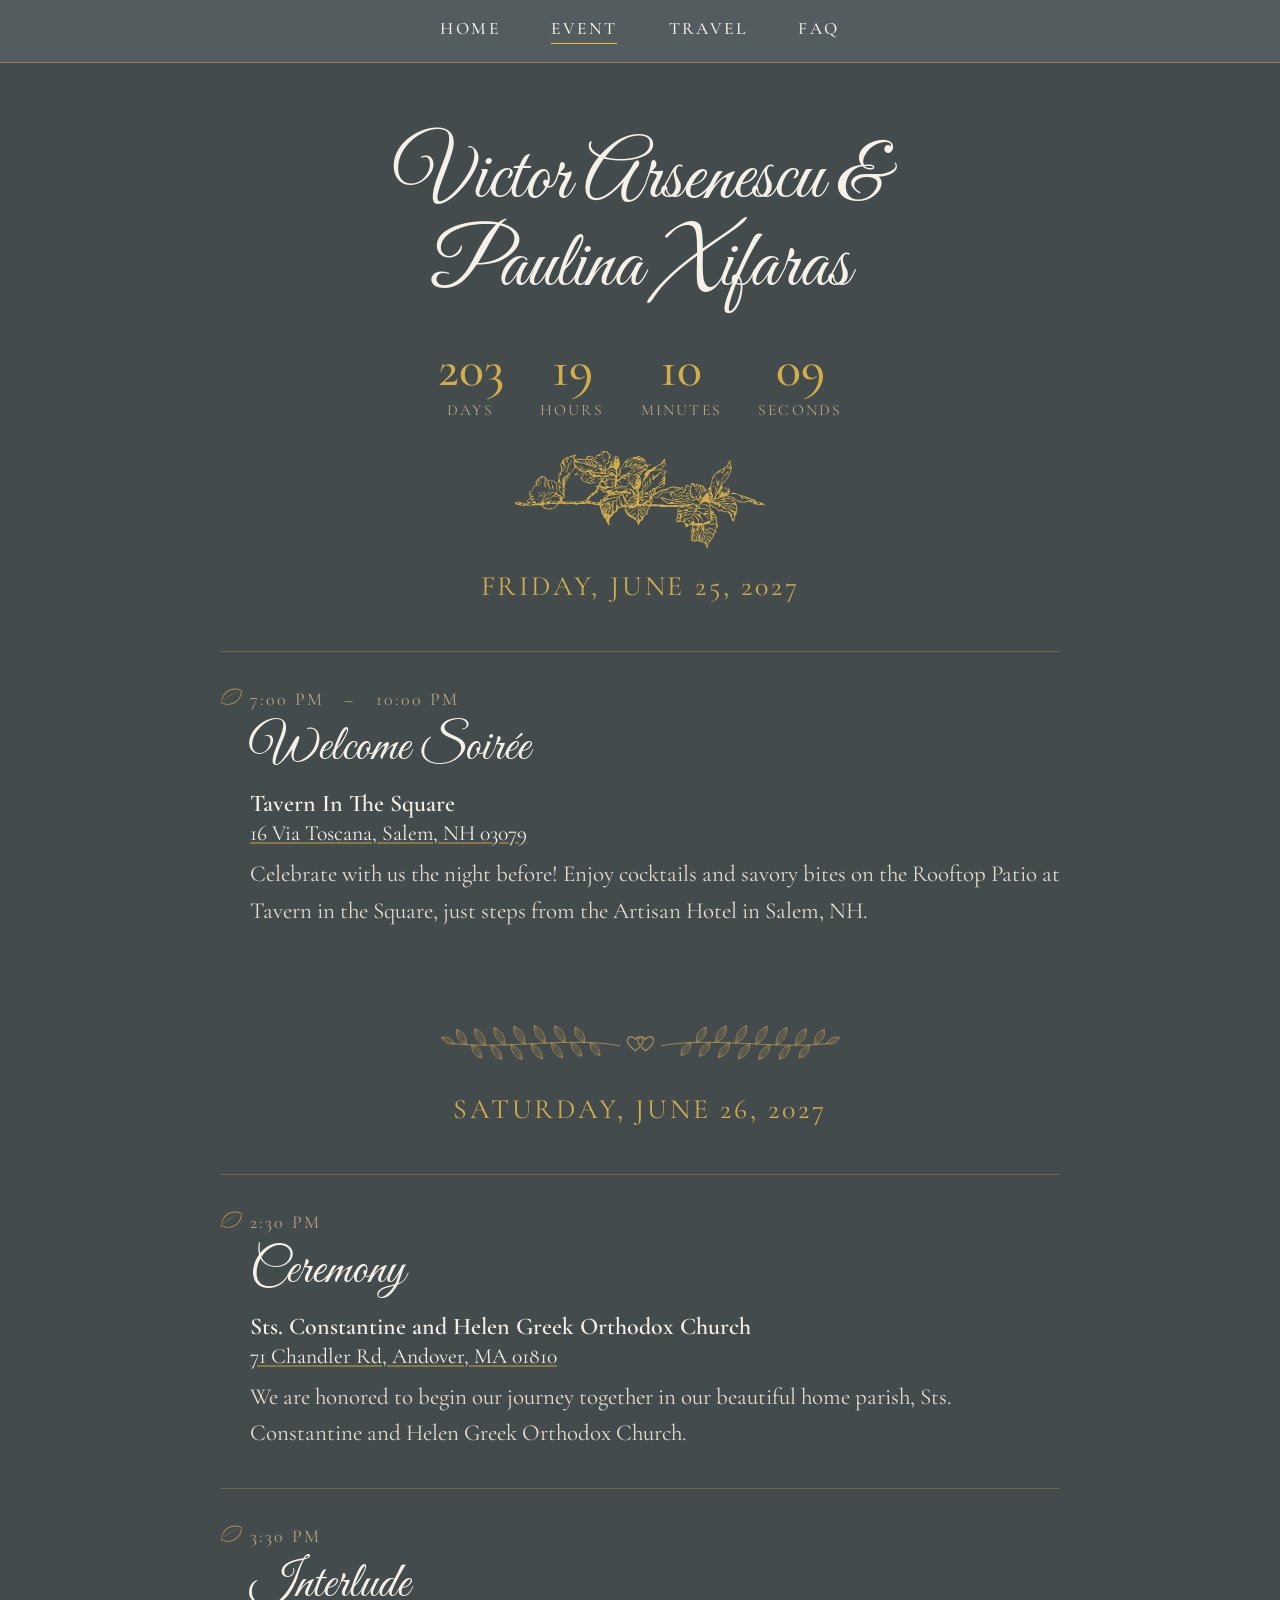
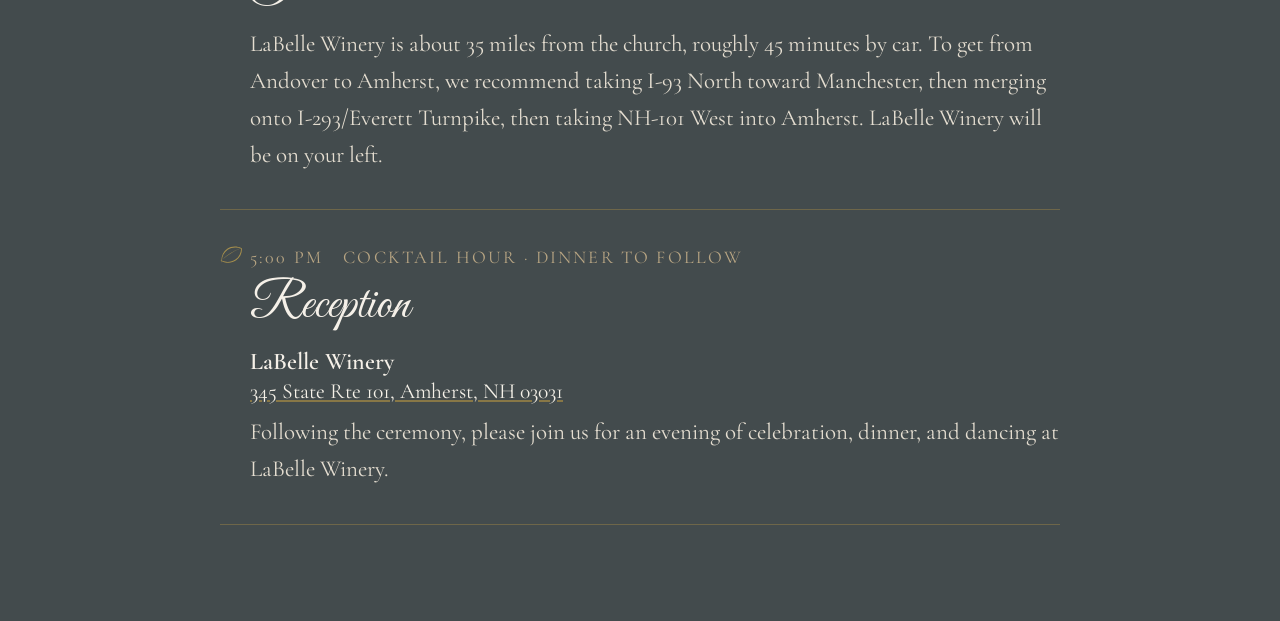
<file: event.html>
<!DOCTYPE html>
<html lang="en">
<head>
  <meta charset="UTF-8" />
  <meta name="viewport" content="width=device-width, initial-scale=1.0" />
  <title>Event Schedule&emsp;V & P</title>
  <link rel="preconnect" href="https://fonts.googleapis.com" />
  <link rel="preconnect" href="https://fonts.gstatic.com" crossorigin />
  <link href="https://fonts.googleapis.com/css2?family=Great+Vibes&family=Cormorant+Garamond:ital,wght@0,300;0,500;0,600;1,300&display=swap" rel="stylesheet" />
  <link rel="stylesheet" href="assets/style.css" />
</head>
<body class="page">
  <nav class="site-nav">
    <a href="index.html">Home</a>
    <a href="event.html" class="active">Event</a>
    <a href="travel.html">Travel</a>
    <a href="faq.html">FAQ</a>
  </nav>

  <main class="page-content">
    <header class="page-header">
      <p class="script">Victor Arsenescu &amp;<br>Paulina Xifaras</p>
    </header>

    <section id="countdown" class="countdown" aria-label="Countdown to the wedding">
      <div class="unit"><div class="num" id="cd-days">–</div><div class="label">Days</div></div>
      <div class="unit"><div class="num" id="cd-hours">–</div><div class="label">Hours</div></div>
      <div class="unit"><div class="num" id="cd-minutes">–</div><div class="label">Minutes</div></div>
      <div class="unit"><div class="num" id="cd-seconds">–</div><div class="label">Seconds</div></div>
    </section>

    <div class="leaf-divider" style="margin-bottom: 20px;"></div>
    <p class="schedule-date">Friday, June 25, 2027</p>

    <div class="event">
      <div class="leaf-corner"></div>
      <div class="event-time">7:00 PM&emsp;&ndash;&emsp;10:00 PM</div>
      <div class="event-title">Welcome Soirée</div>
      <div class="event-venue">Tavern In The Square&nbsp;</div>
      <div class="event-address">
        <a href="https://www.google.com/maps/search/?api=1&query=Tavern+In+The+Square,+16+Via+Toscana,+Salem,+NH+03079" target="_blank" rel="noopener">
          16 Via Toscana, Salem, NH 03079
        </a>
      </div>
      <p class="event-desc">
        Celebrate with us the night before! Enjoy cocktails and savory bites on the Rooftop Patio at Tavern in the Square, just steps from the Artisan Hotel in Salem, NH.
      </p>
    </div>

    <div class="hearts-divider"></div>
    <p class="schedule-date">Saturday, June 26, 2027</p>

    <div class="event">
      <div class="leaf-corner"></div>
      <div class="event-time">2:30 PM</div>
      <div class="event-title">Ceremony</div>
      <div class="event-venue">Sts. Constantine and Helen Greek Orthodox Church</div>
      <div class="event-address">
        <a href="https://www.google.com/maps/search/?api=1&query=Sts.+Constantine+and+Helen+Greek+Orthodox+Church,+71+Chandler+Rd,+Andover,+MA+01810" target="_blank" rel="noopener">
          71 Chandler Rd, Andover, MA 01810
        </a>
      </div>
      <p class="event-desc">
        We are honored to begin our journey together in our beautiful home parish, Sts. Constantine and Helen Greek Orthodox Church.
      </p>
    </div>

    <div class="event">
      <div class="leaf-corner"></div>
      <div class="event-time">3:30 PM</div>
      <div class="event-title">Interlude</div>
      <p class="event-desc">
        LaBelle Winery is about 35 miles from the church, roughly 45 minutes by car. To get from Andover to Amherst, we recommend taking I-93 North toward Manchester, then merging onto I-293/Everett Turnpike, then taking NH-101 West into Amherst. LaBelle Winery will be on your left.
      </p>
    </div>

    <div class="event">
      <div class="leaf-corner"></div>
      <div class="event-time">5:00 PM&emsp;Cocktail Hour · Dinner to Follow</div>
      <div class="event-title">Reception</div>
      <div class="event-venue">LaBelle Winery</div>
      <div class="event-address">
        <a href="https://www.google.com/maps/search/?api=1&query=LaBelle+Winery,+345+State+Rte+101,+Amherst,+NH+03031" target="_blank" rel="noopener">
          345 State Rte 101, Amherst, NH 03031
        </a>
      </div>
      <p class="event-desc">
        Following the ceremony, please join us for an evening of celebration, dinner, and dancing at LaBelle Winery.
      </p>
    </div>

  </main>

  <script>
    (function () {
      // Wedding start (Ceremony, 2:30 PM ET) on June 26, 2027.
      var target = new Date('2027-06-26T14:30:00-04:00').getTime();

      var els = {
        days: document.getElementById('cd-days'),
        hours: document.getElementById('cd-hours'),
        minutes: document.getElementById('cd-minutes'),
        seconds: document.getElementById('cd-seconds')
      };

      function pad(n) {
        return String(n).padStart(2, '0');
      }

      function tick() {
        var diff = target - Date.now();
        if (diff <= 0) {
          els.days.textContent = '0';
          els.hours.textContent = '00';
          els.minutes.textContent = '00';
          els.seconds.textContent = '00';
          return;
        }
        var totalSeconds = Math.floor(diff / 1000);
        var days = Math.floor(totalSeconds / 86400);
        var hours = Math.floor((totalSeconds % 86400) / 3600);
        var minutes = Math.floor((totalSeconds % 3600) / 60);
        var seconds = totalSeconds % 60;

        els.days.textContent = days;
        els.hours.textContent = pad(hours);
        els.minutes.textContent = pad(minutes);
        els.seconds.textContent = pad(seconds);
      }

      tick();
      setInterval(tick, 1000);
    })();
  </script>
</body>
</html>
</file>
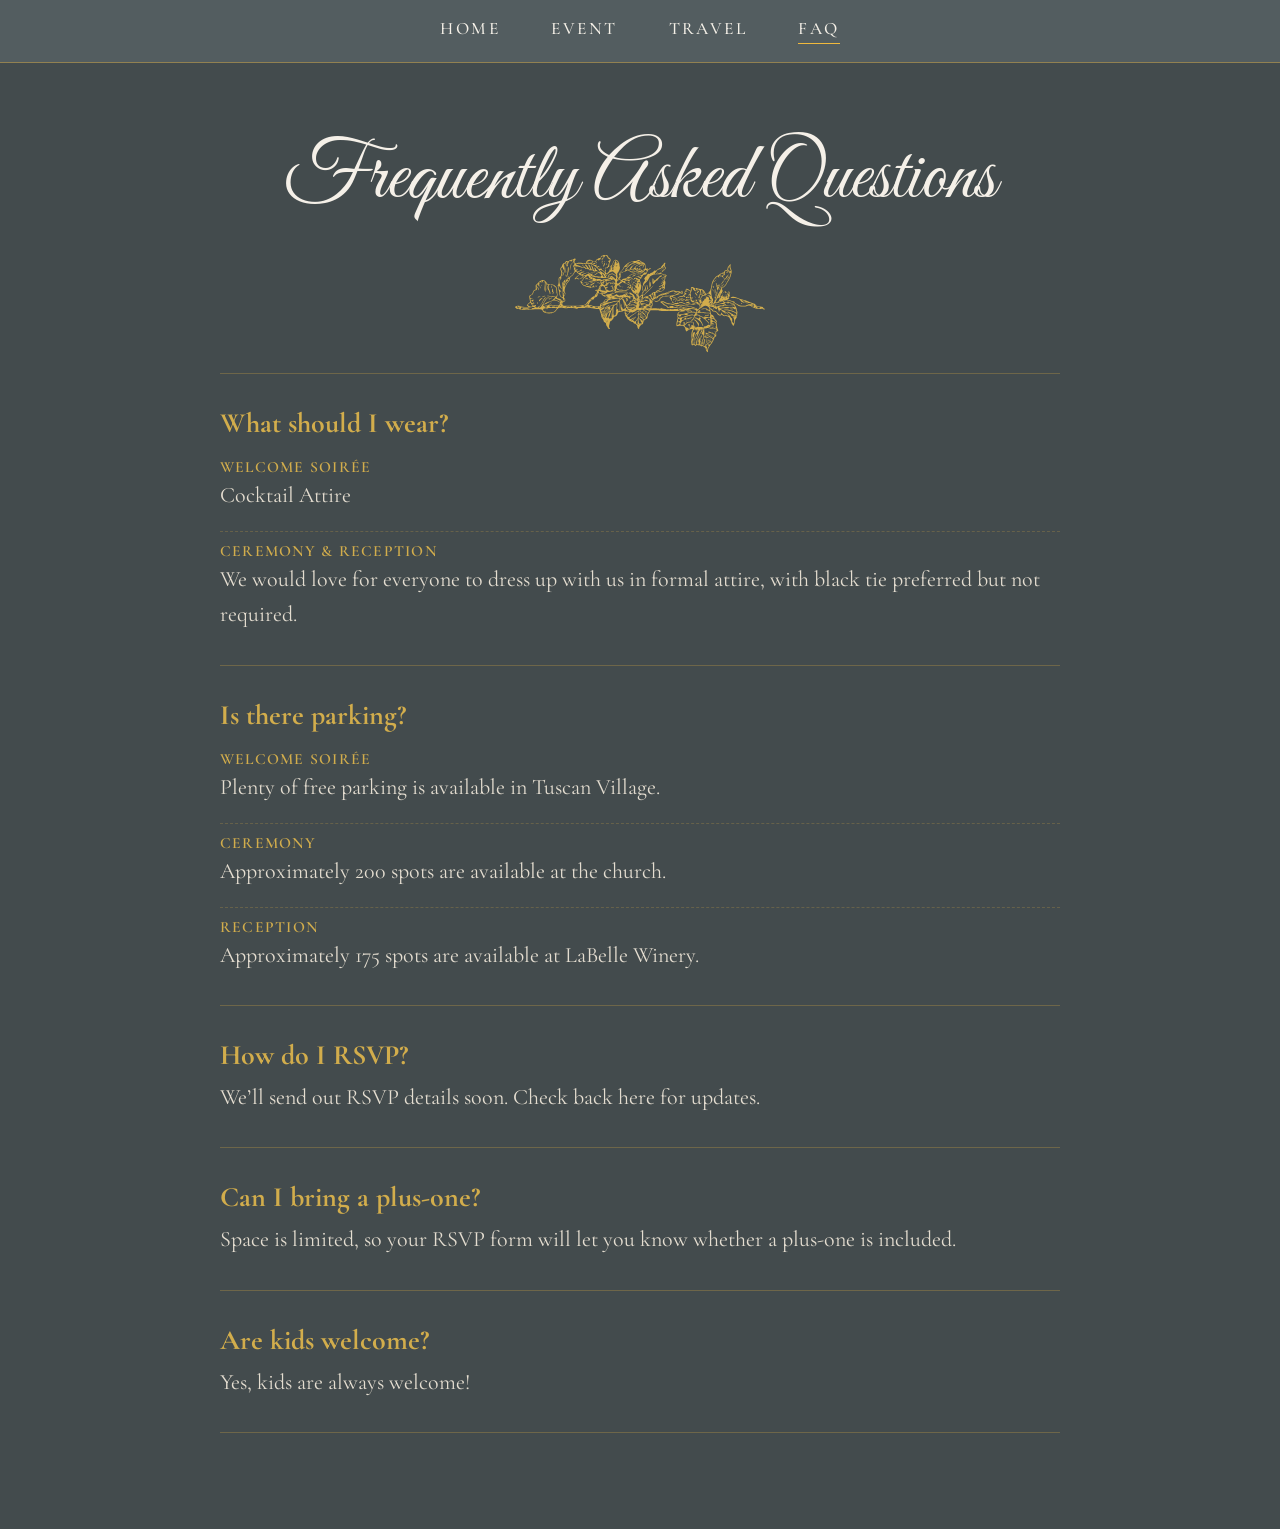
<file: faq.html>
<!DOCTYPE html>
<html lang="en">
<head>
  <meta charset="UTF-8" />
  <meta name="viewport" content="width=device-width, initial-scale=1.0" />
  <title>FAQ&emsp;V & P</title>
  <link rel="preconnect" href="https://fonts.googleapis.com" />
  <link rel="preconnect" href="https://fonts.gstatic.com" crossorigin />
  <link href="https://fonts.googleapis.com/css2?family=Great+Vibes&family=Cormorant+Garamond:ital,wght@0,300;0,500;0,600;1,300&display=swap" rel="stylesheet" />
  <link rel="stylesheet" href="assets/style.css" />
</head>
<body class="page">
  <nav class="site-nav">
    <a href="index.html">Home</a>
    <a href="event.html">Event</a>
    <a href="travel.html">Travel</a>
    <a href="faq.html" class="active">FAQ</a>
  </nav>

  <main class="page-content">
    <header class="page-header">
      <p class="script">Frequently Asked Questions</p>
    </header>

    <div class="leaf-divider" style="margin-bottom: 20px;"></div>

    <div class="faq-item">
      <div class="faq-question">What should I wear?</div>
      <span class="faq-sublabel">Welcome Soirée</span>
      <p class="faq-answer">
        Cocktail Attire
      </p>
      <span class="faq-sublabel">Ceremony &amp; Reception</span>
      <p class="faq-answer">
        We would love for everyone to dress up with us in formal attire, with black tie preferred but not required.
      </p>
    </div>

    <div class="faq-item">
      <div class="faq-question">Is there parking?</div>
      <span class="faq-sublabel">Welcome Soirée</span>
      <p class="faq-answer">
        Plenty of free parking is available in Tuscan Village.
      </p>
      <span class="faq-sublabel">Ceremony</span>
      <p class="faq-answer">
        Approximately 200 spots are available at the church.
      </p>
      <span class="faq-sublabel">Reception</span>
      <p class="faq-answer">
        Approximately 175 spots are available at LaBelle Winery.
      </p>
    </div>

    <div class="faq-item">
      <div class="faq-question">How do I RSVP?</div>
      <p class="faq-answer">
        We&rsquo;ll send out RSVP details soon. Check back here for updates.
      </p>
    </div>

    <div class="faq-item">
      <div class="faq-question">Can I bring a plus-one?</div>
      <p class="faq-answer">
        Space is limited, so your RSVP form will let you know whether a plus-one is included.
      </p>
    </div>

    <div class="faq-item">
      <div class="faq-question">Are kids welcome?</div>
      <p class="faq-answer">
        Yes, kids are always welcome!
      </p>
    </div>

  </main>
</body>
</html>
</file>
<file: assets/style.css>
/* Shared styles for V & P wedding site */

*, *::before, *::after {
  margin: 0;
  padding: 0;
  box-sizing: border-box;
}

html, body {
  min-height: 100%;
  width: 100%;
}

/* Scoped to content pages (body.page) only, not the index.html hero,
   which also links this stylesheet but tunes its own clamp()/rem sizing
   against the browser default (16px) root. */
:root:has(body.page) {
  font-size: 20px; /* larger base so all rem-sized text on these pages reads easily */
}

body {
  font-family: 'Cormorant Garamond', serif;
  background: #434B4D;
  color: #f5f0e8;
}

/* Gold beech-branch divider, used above section headings.
   Real CC0 SVG (freesvg.org), not hand-drawn. */
.leaf-divider {
  width: 252px;
  height: 98px;
  margin: 0 auto;
  background-image: url("divider-leaf.svg");
  background-repeat: no-repeat;
  background-position: center;
  background-size: contain;
}

/* Gold interlocking-hearts divider, used above sections on the Travel page. */
.hearts-divider {
  width: min(468px, 90%);
  height: 70px;
  margin: clamp(28px, 5vw, 44px) auto clamp(7px, 1.5vw, 12px);
  background-image: url("gold-interlocking-hearts.svg");
  background-repeat: no-repeat;
  background-position: center;
  background-size: contain;
  opacity: 0.9;
}

/* Small quiet leaf sprig, used as a corner accent on cards.
   Real CC0 SVG (openclipart.org, via freesvg.org), not hand-drawn. */
.leaf-corner {
  position: absolute;
  top: 10px;
  left: 10px;
  width: 23px;
  height: 23px;
  opacity: 0.7;
  pointer-events: none;
  background-image: url("corner-leaf.svg");
  background-repeat: no-repeat;
  background-size: contain;
}

body.page {
  min-height: 100vh;
  display: flex;
  flex-direction: column;
}

a {
  color: inherit;
}

/* ---------- Nav ---------- */

.site-nav {
  position: sticky;
  top: 0;
  z-index: 20;
  display: flex;
  justify-content: center;
  gap: clamp(1.4rem, 4vw, 3rem);
  padding: 18px 20px;
  background: rgba(85, 95, 98, 0.92);
  backdrop-filter: blur(6px);
  border-bottom: 1px solid rgba(240, 185, 61, 0.4);
}

.site-nav a {
  text-decoration: none;
  font-family: 'Cormorant Garamond', serif;
  font-weight: 500;
  font-size: clamp(0.81rem, 1.36vw, 0.98rem);
  letter-spacing: 0.14em;
  text-transform: uppercase;
  color: #F5F1E8;
  padding-bottom: 4px;
  border-bottom: 1px solid transparent;
  transition: color 0.25s ease, border-color 0.25s ease;
}

.site-nav a:hover {
  color: #F5F1E8;
}

.site-nav a.active {
  color: #F5F1E8;
  border-bottom-color: #f0b93d;
}

/* ---------- Page shell ---------- */

.page-content {
  flex: 1;
  width: 100%;
  max-width: 880px;
  margin: 0 auto;
  padding: clamp(32px, 6vw, 72px) 20px 96px;
}

.page-header {
  text-align: center;
  margin-bottom: clamp(18px, 3vw, 32px);
}

.page-header .script {
  font-family: 'Great Vibes', cursive;
  font-size: clamp(2.6rem, 7vw, 4rem);
  color: #f5f0e8;
  line-height: 1.1;
}

.page-header .subtitle {
  margin-top: 10px;
  font-size: clamp(1rem, 2vw, 1.2rem);
  letter-spacing: 0.08em;
  text-transform: uppercase;
  color: #d8c9ab;
}

/* ---------- Countdown ---------- */

.countdown {
  display: flex;
  justify-content: center;
  gap: clamp(14px, 4vw, 36px);
  margin: 0 auto clamp(18px, 3vw, 32px);
  flex-wrap: wrap;
}

.countdown .unit {
  text-align: center;
  min-width: 64px;
}

.countdown .num {
  font-size: clamp(1.8rem, 5vw, 2.6rem);
  font-weight: 500;
  color: #D2AD4C;
  line-height: 1;
}

.countdown .label {
  margin-top: 6px;
  font-size: 0.78rem;
  letter-spacing: 0.14em;
  text-transform: uppercase;
  color: #b8a583;
}

/* ---------- Schedule / Event list ---------- */

.schedule-date {
  text-align: center;
  font-size: clamp(1.1rem, 2.4vw, 1.4rem);
  letter-spacing: 0.1em;
  text-transform: uppercase;
  color: #D2AD4C;
  margin-bottom: clamp(28px, 5vw, 48px);
}

.event {
  position: relative;
  border-top: 1px solid rgba(240, 185, 61, 0.25);
  padding: clamp(24px, 4vw, 36px) 0;
  padding-left: 30px;
}

.event .leaf-corner {
  top: clamp(24px, 4vw, 36px);
  left: 0;
}

.event:last-child {
  border-bottom: 1px solid rgba(240, 185, 61, 0.25);
}

.event-time {
  font-size: 0.9rem;
  letter-spacing: 0.12em;
  text-transform: uppercase;
  color: #b8a583;
  margin-bottom: 6px;
}

.event-title {
  font-family: 'Great Vibes', cursive;
  font-size: clamp(1.9rem, 4.2vw, 2.5rem);
  color: #f5f0e8;
  margin-bottom: 10px;
}

.event-venue {
  font-weight: 600;
  font-size: 1.2rem;
  margin-bottom: 2px;
}

.event-address {
  color: #e4ddd0;
  font-size: 1.08rem;
  margin-bottom: 10px;
}

.event-address a {
  color: #F5F1E8;
  text-decoration: underline;
  text-decoration-color: rgba(240, 185, 61, 0.4);
}

.event-desc {
  font-size: 1.15rem;
  color: #e4ddd0;
  line-height: 1.6;
}

/* ---------- Travel page ---------- */

.section-heading {
  font-family: 'Great Vibes', cursive;
  font-size: clamp(2rem, 4.5vw, 2.6rem);
  color: #f5f0e8;
  text-align: center;
  margin: clamp(44px, 7vw, 72px) 0 clamp(20px, 4vw, 32px);
}

.section-heading:first-of-type {
  margin-top: 0;
}

.intro-text {
  text-align: center;
  color: #e4ddd0;
  font-size: 1.15rem;
  line-height: 1.6;
  max-width: 640px;
  margin: 0 auto 8px;
}

.airport-list {
  list-style: none;
  max-width: 520px;
  margin: 32px auto 0;
  text-align: center;
}

.airport-list li {
  padding: 18px 0;
  border-top: 1px solid rgba(240, 185, 61, 0.2);
  font-size: 1.15rem;
}

.airport-list li:last-child {
  border-bottom: 1px solid rgba(240, 185, 61, 0.2);
}

.airport-list .airport-name {
  font-weight: 600;
  color: #f5f0e8;
}

.airport-list .airport-loc {
  color: #e4ddd0;
  font-size: 1.15rem;
  margin-top: 2px;
}

.hotel-group-label {
  text-align: center;
  font-size: 0.9rem;
  letter-spacing: 0.14em;
  text-transform: uppercase;
  color: #b8a583;
  margin: 48px 0 24px;
}

.hotel-group-label:first-of-type {
  margin-top: 40px;
}

.hotel-grid {
  display: grid;
  grid-template-columns: repeat(auto-fit, minmax(260px, 1fr));
  gap: 24px;
  margin-bottom: 12px;
}

.hotel-card {
  position: relative;
  background: rgba(240, 185, 61, 0.06);
  border: 1px solid rgba(240, 185, 61, 0.22);
  border-radius: 4px;
  padding: 26px 28px;
  display: flex;
  flex-direction: column;
}

.hotel-name {
  font-weight: 600;
  font-size: 1.25rem;
  color: #f5f0e8;
  margin-bottom: 4px;
}

.hotel-address {
  margin-bottom: 10px;
}

.hotel-address a {
  color: #F5F1E8;
  font-size: 1.15rem;
  text-decoration: underline;
  text-decoration-color: rgba(240, 185, 61, 0.35);
  transition: color 0.2s ease;
}

.hotel-address a:hover {
  color: #F5F1E8;
}

.hotel-distance {
  font-size: 1.15rem;
  color: #e4ddd0;
  line-height: 1.5;
  margin-bottom: 14px;
  flex: 1;
}

.hotel-link {
  align-self: flex-start;
  font-size: 0.9rem;
  letter-spacing: 0.1em;
  text-transform: uppercase;
  color: #F5F1E8;
  text-decoration: none;
  border-bottom: 1px solid rgba(240, 185, 61, 0.5);
  padding-bottom: 2px;
}

.hotel-link:hover {
  color: #F5F1E8;
  border-bottom-color: #F5F1E8;
}

/* ---------- Map ---------- */

.map-wrap {
  margin-top: 24px;
}

#venue-map {
  width: 100%;
  aspect-ratio: 1 / 1;
  max-height: 82vh;
  border-radius: 4px;
  border: 1px solid rgba(240, 185, 61, 0.3);
  background: #241b10;
}

.map-note {
  text-align: center;
  color: #b8a583;
  font-size: 0.85rem;
  margin-top: 10px;
}

.closing-text {
  text-align: center;
  color: #e4ddd0;
  font-size: 1.05rem;
  line-height: 1.6;
  max-width: 620px;
  margin: clamp(48px, 8vw, 72px) auto 0;
}

/* ---------- FAQ page ---------- */

.faq-item {
  border-top: 1px solid rgba(240, 185, 61, 0.25);
  padding: clamp(22px, 4vw, 32px) 0;
}

.faq-item:last-child {
  border-bottom: 1px solid rgba(240, 185, 61, 0.25);
}

.faq-question {
  font-weight: 800;
  font-size: 1.4rem;
  color: #D2AD4C;
  margin-bottom: 8px;
}

.faq-answer {
  font-size: 1.1rem;
  color: #e4ddd0;
  line-height: 1.6;
}

.faq-sublabel {
  display: block;
  font-family: 'Cormorant Garamond', serif;
  font-weight: 600;
  font-size: 0.78rem;
  letter-spacing: 0.08em;
  text-transform: uppercase;
  color: #D2AD4C;
  margin: 18px 0 2px;
}

.faq-sublabel:first-child {
  margin-top: 0;
}

.faq-answer + .faq-sublabel {
  padding-top: 10px;
  border-top: 1px dashed rgba(240, 185, 61, 0.2);
}

.faq-answer a {
  color: #F5F1E8;
  text-decoration: underline;
  text-decoration-color: rgba(240, 185, 61, 0.4);
}

@media (max-width: 520px) {
  .site-nav {
    gap: 1.4rem;
  }
}
</file>
